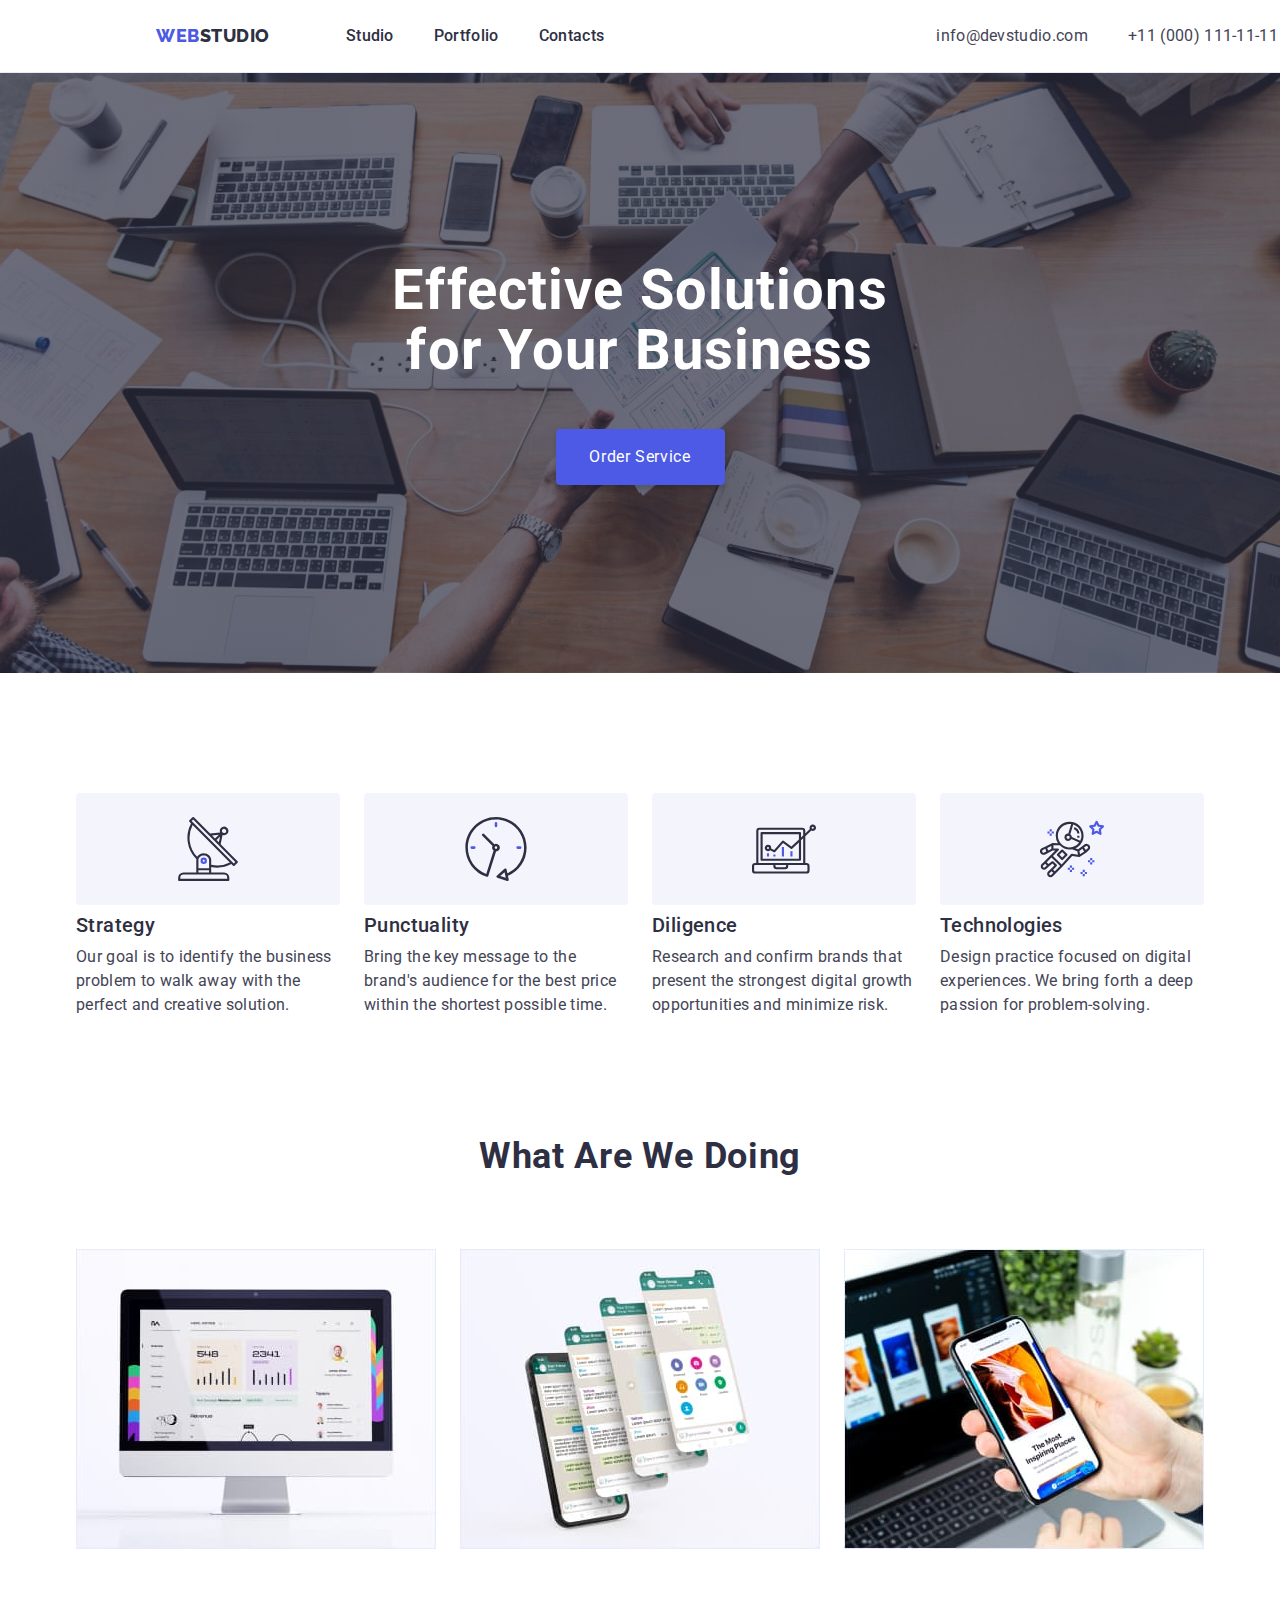
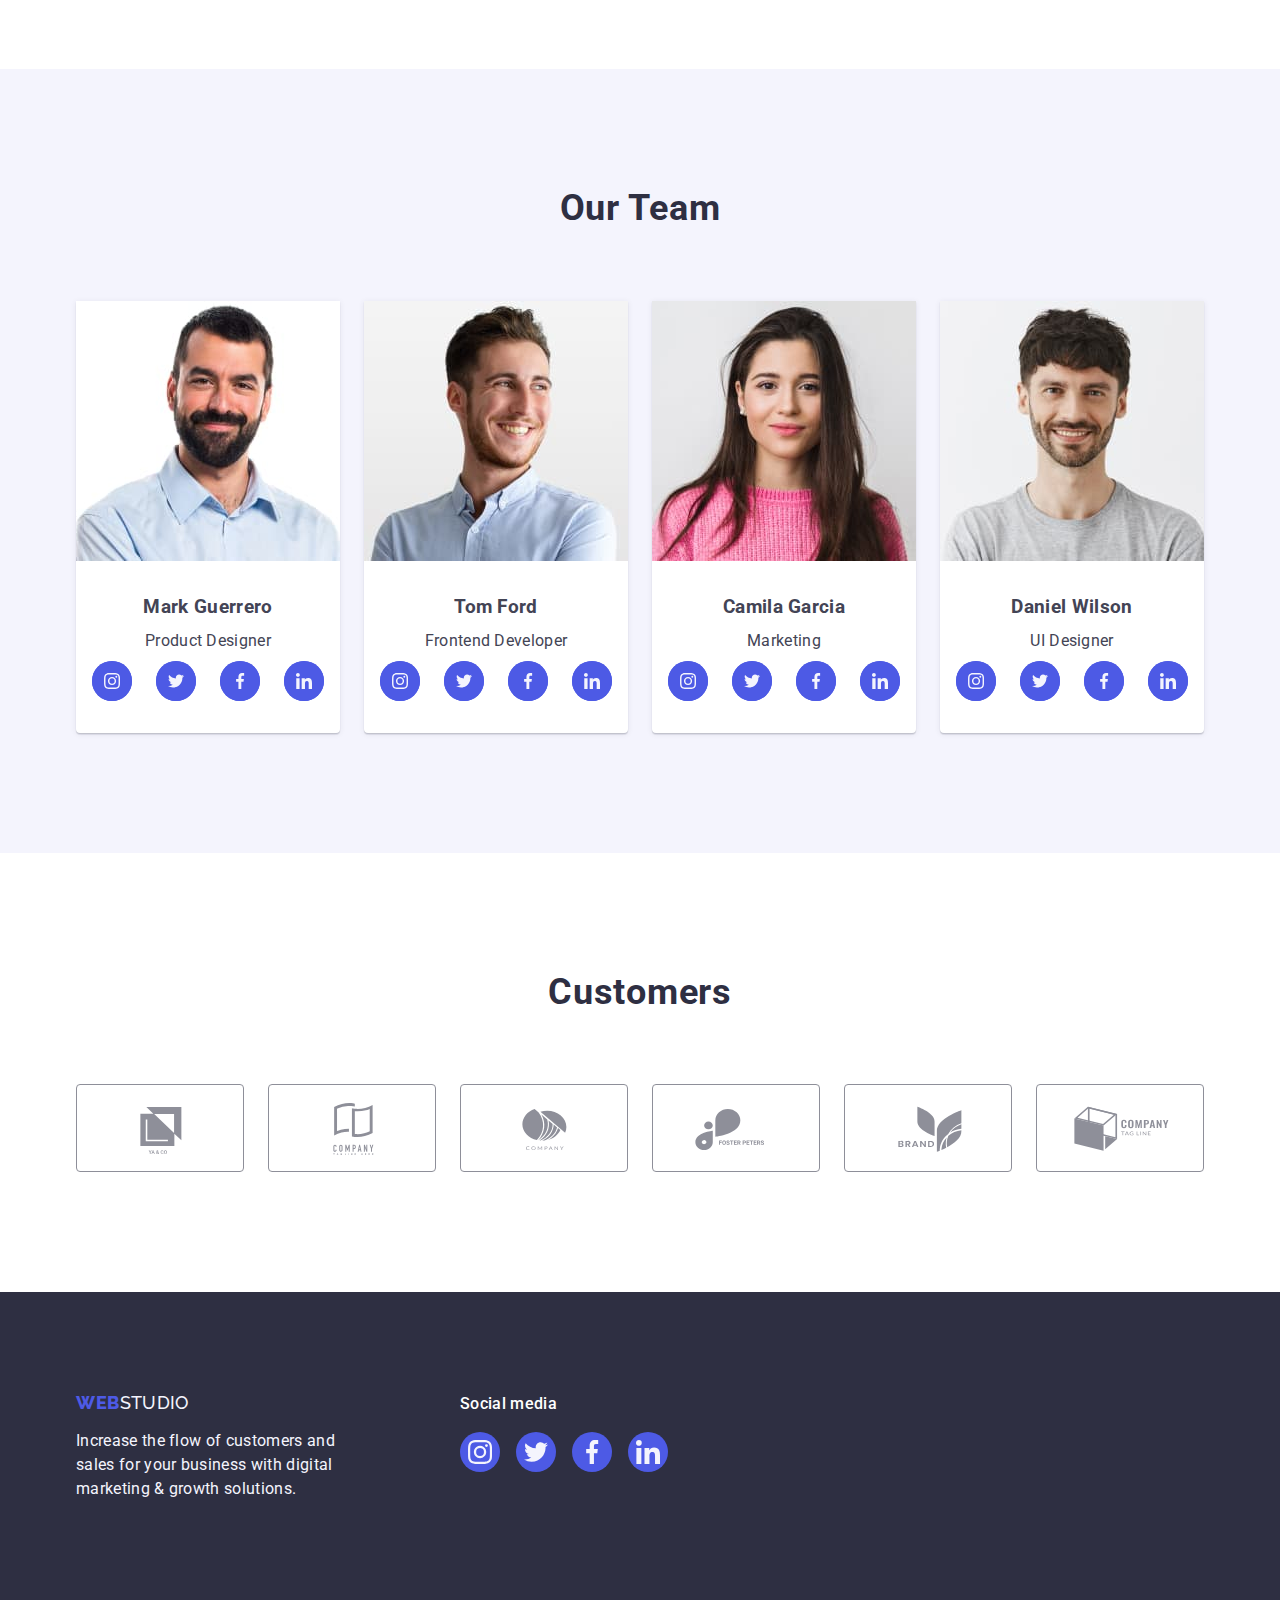
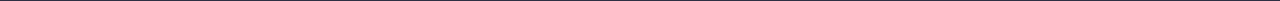
<file: index.html>
<!DOCTYPE html>
<html lang="en">
  <head>
    <meta charset="UTF-8" />
    <meta http-equiv="X-UA-Compatible" content="IE=edge" />
    <meta name="viewport" content="width=device-width, initial-scale=1.0" />
    <title>WebStudio</title>
    <link rel="stylesheet" href="./css/modern-normalize.min.css" />
    <link rel="preconnect" href="https://fonts.googleapis.com" />
    <link rel="preconnect" href="https://fonts.gstatic.com" crossorigin />
    <link
      href="https://fonts.googleapis.com/css2?family=Raleway:wght@800&family=Roboto:wght@400;500;700;900&display=swap"
      rel="stylesheet"
    />
    <link rel="stylesheet" href="./css/styles.css" />
  </head>
  <body>
    <!-- header -->
    <header class="hat center">
      <div class="container hat-box">
        <nav class="hat-nav">
          <a href="./index.html" class="logo link">Web<span class="logo-hed">Studio</span></a>
          <ul class="nav list">
            <li><a class="main-nav link" href="./index.html">Studio</a></li>
            <li><a class="main-nav link" href="./portfolio.html">Portfolio</a></li>
            <li><a class="main-nav link" href="">Contacts</a></li>
          </ul>
        </nav>
        <address class="contact">
          <ul class="contact-list list">
            <li>
              <a class="contact-paragraph link" href="mailto:info@devstudio.com"
                >info@devstudio.com</a
              >
            </li>
            <li>
              <a class="contact-paragraph link" href="tel:+110001111111">+11 (000) 111-11-11</a>
            </li>
          </ul>
        </address>
      </div>
    </header>
    <!-- main -->
    <main>
      <!-- section 1 -->
      <section class="hero center">
        <div class="container">
          <h1 class="hero-header">Effective Solutions for Your Business</h1>
          <button type="button" class="hero-knock">Order Service</button>
        </div>
      </section>
      <!-- section 2 -->
      <section class="section center">
        <div class="container">
          <!-- cкритый заголовок (hidden-только длябот проверки) -->
          <h2 class="shadow" hidden>Features</h2>
          <ul class="alignment-gap list">
            <li class="feature">
              <div class="icons-features-box">
                <svg class="icons-features" width="64" height="64">
                  <use href="./images/icons.svg#antenna"></use>
                </svg>
              </div>
              <h3 class="feature-head">Strategy</h3>
              <p class="feature-text">
                Our goal is to identify the business problem to walk away with the perfect and
                creative solution.
              </p>
            </li>
            <li class="feature">
              <div class="icons-features-box">
                <svg class="icons-features" width="64" height="64">
                  <use href="./images/icons.svg#clock"></use>
                </svg>
              </div>
              <h3 class="feature-head">Punctuality</h3>
              <p class="feature-text">
                Bring the key message to the brand's audience for the best price within the shortest
                possible time.
              </p>
            </li>
            <li class="feature">
              <div class="icons-features-box">
                <svg class="icons-features" width="64" height="64">
                  <use href="./images/icons.svg#diagram"></use>
                </svg>
              </div>
              <h3 class="feature-head">Diligence</h3>
              <p class="feature-text">
                Research and confirm brands that present the strongest digital growth opportunities
                and minimize risk.
              </p>
            </li>
            <li class="feature">
              <div class="icons-features-box">
                <svg class="icons-features" width="64" height="64">
                  <use href="./images/icons.svg#astronaut"></use>
                </svg>
              </div>
              <h3 class="feature-head">Technologies</h3>
              <p class="feature-text">
                Design practice focused on digital experiences. We bring forth a deep passion for
                problem-solving.
              </p>
            </li>
          </ul>
        </div>
      </section>
      <!-- section 3 -->
      <section class="section-bottom center">
        <div class="container">
          <h2 class="demonstration">What are we doing</h2>
          <ul class="alignment-gap list">
            <li class="element-demonstration"
              ><img src="./images/What_are_we_doing/img1.jpg" alt="site on pc" width="360"
            /></li>
            <li class="element-demonstration"
              ><img src="./images/What_are_we_doing/img2.jpg" alt="messengers" width="360"
            /></li>
            <li class="element-demonstration">
              <img
                src="./images/What_are_we_doing/img3.jpg"
                alt="website on smartphone"
                width="360"
              />
            </li>
          </ul>
        </div>
      </section>
      <!-- section 4 -->
      <section class="team section center">
        <div class="container">
          <h2 class="demonstration">Our Team</h2>
          <ul class="alignment-gap list">
            <li class="team-employee">
              <img
                src="./images/Our_Team/MarkGuerrero.jpg"
                alt="employee team"
                width="264"
                height="260"
              />
              <div class="team-employee-text">
                <h3 class="employee-had">Mark Guerrero</h3>
                <p class="employee-text">Product Designer</p>
                <!--  -->
                <ul class="media-ourteam alignment-gap list">
                  <li class="media-element">
                    <a class="team-media-element" href="">
                      <svg class="team-svg" width="16" height="16">
                        <use href="./images/icons.svg#instagram"></use>
                      </svg>
                    </a>
                  </li>
                  <li class="media-element">
                    <a class="team-media-element" href="">
                      <svg class="team-svg" width="16" height="16">
                        <use href="./images/icons.svg#twitter"></use>
                      </svg>
                    </a>
                  </li>
                  <li class="media-element">
                    <a class="team-media-element" href="">
                      <svg class="team-svg" width="16" height="16">
                        <use href="./images/icons.svg#facebook"></use>
                      </svg>
                    </a>
                  </li>
                  <li class="media-element">
                    <a class="team-media-element" href="">
                      <svg class="team-svg" width="16" height="16">
                        <use href="./images/icons.svg#linkedin"></use>
                      </svg>
                    </a>
                  </li>
                </ul>
              </div>
            </li>
            <li class="team-employee">
              <img
                src="./images/Our_Team/TomFord.jpg"
                alt="employee team"
                width="264"
                height="260"
              />
              <div class="team-employee-text">
                <h3 class="employee-had">Tom Ford</h3>
                <p class="employee-text">Frontend Developer</p>
                <!--  -->
                <ul class="media-ourteam alignment-gap list">
                  <li class="media-element">
                    <a class="team-media-element" href="">
                      <svg class="team-svg" width="16" height="16">
                        <use href="./images/icons.svg#instagram"></use>
                      </svg>
                    </a>
                  </li>
                  <li class="media-element">
                    <a class="team-media-element" href="">
                      <svg class="team-svg" width="16" height="16">
                        <use href="./images/icons.svg#twitter"></use>
                      </svg>
                    </a>
                  </li>
                  <li class="media-element">
                    <a class="team-media-element" href="">
                      <svg class="team-svg" width="16" height="16">
                        <use href="./images/icons.svg#facebook"></use>
                      </svg>
                    </a>
                  </li>
                  <li class="media-element">
                    <a class="team-media-element" href="">
                      <svg class="team-svg" width="16" height="16">
                        <use href="./images/icons.svg#linkedin"></use>
                      </svg>
                    </a>
                  </li>
                </ul>
              </div>
            </li>
            <li class="team-employee">
              <img
                src="./images/Our_Team/CamilaGarcia.jpg"
                alt="employee team"
                width="264"
                height="260"
              />
              <div class="team-employee-text">
                <h3 class="employee-had">Camila Garcia</h3>
                <p class="employee-text">Marketing</p>
                <!--  -->
                <ul class="media-ourteam alignment-gap list">
                  <li class="media-element">
                    <a class="team-media-element" href="">
                      <svg class="team-svg" width="16" height="16">
                        <use href="./images/icons.svg#instagram"></use>
                      </svg>
                    </a>
                  </li>
                  <li class="media-element">
                    <a class="team-media-element" href="">
                      <svg class="team-svg" width="16" height="16">
                        <use href="./images/icons.svg#twitter"></use>
                      </svg>
                    </a>
                  </li>
                  <li class="media-element">
                    <a class="team-media-element" href="">
                      <svg class="team-svg" width="16" height="16">
                        <use href="./images/icons.svg#facebook"></use>
                      </svg>
                    </a>
                  </li>
                  <li class="media-element">
                    <a class="team-media-element" href="">
                      <svg class="team-svg" width="16" height="16">
                        <use href="./images/icons.svg#linkedin"></use>
                      </svg>
                    </a>
                  </li>
                </ul>
              </div>
            </li>
            <li class="team-employee">
              <img
                src="./images/Our_Team/DanielWilson.jpg"
                alt="employee team"
                width="264"
                height="260"
              />
              <div class="team-employee-text">
                <h3 class="employee-had">Daniel Wilson</h3>
                <p class="employee-text">UI Designer</p>
                <!--  -->
                <ul class="media-ourteam alignment-gap list">
                  <li class="media-element">
                    <a class="team-media-element" href="">
                      <svg class="team-svg" width="16" height="16">
                        <use href="./images/icons.svg#instagram"></use>
                      </svg>
                    </a>
                  </li>
                  <li class="media-element">
                    <a class="team-media-element" href="">
                      <svg class="team-svg" width="16" height="16">
                        <use href="./images/icons.svg#twitter"></use>
                      </svg>
                    </a>
                  </li>
                  <li class="media-element">
                    <a class="team-media-element" href="">
                      <svg class="team-svg" width="16" height="16">
                        <use href="./images/icons.svg#facebook"></use>
                      </svg>
                    </a>
                  </li>
                  <li class="media-element">
                    <a class="team-media-element" href="">
                      <svg class="team-svg" width="16" height="16">
                        <use href="./images/icons.svg#linkedin"></use>
                      </svg>
                    </a>
                  </li>
                </ul>
              </div>
            </li>
          </ul>
        </div>
      </section>
      <!-- section 5 -->
      <section class="customers section center">
        <div class="container">
          <h2 class="demonstration demonstration-customers">Customers</h2>
          <ul class="customers-list alignment-gap list">
            <li class="customers-list-elemant">
              <a href="" class="link-customers">
                <svg class="icons-customers" width="104" height="56">
                  <use href="./images/icons.svg#ya_s_co"></use>
                </svg>
              </a>
            </li>
            <li class="customers-list-elemant">
              <a href="" class="link-customers">
                <svg class="icons-customers" width="104" height="56">
                  <use href="./images/icons.svg#company_tagline_here"></use>
                </svg>
              </a>
            </li>
            <li class="customers-list-elemant">
              <a href="" class="link-customers">
                <svg class="icons-customers" width="104" height="56">
                  <use href="./images/icons.svg#company"></use>
                </svg>
              </a>
            </li>
            <li class="customers-list-elemant">
              <a href="" class="link-customers">
                <svg class="icons-customers" width="104" height="56">
                  <use href="./images/icons.svg#foster_peters"></use>
                </svg>
              </a>
            </li>
            <li class="customers-list-elemant">
              <a href="" class="link-customers">
                <svg class="icons-customers" width="104" height="56">
                  <use href="./images/icons.svg#brand"></use>
                </svg>
              </a>
            </li>
            <li class="customers-list-elemant">
              <a href="" class="link-customers">
                <svg class="icons-customers" width="104" height="56">
                  <use href="./images/icons.svg#company_tag_line"></use>
                </svg>
              </a>
            </li>
          </ul>
        </div>
      </section>
    </main>
    <!-- footer -->
    <footer class="footer center">
      <div class="footer-box container">
        <div class="footer-logo-box">
          <a href="./index.html" class="logo placing-logo link"
            >Web<span class="logo-foot">Studio</span></a
          >
          <p class="footer-text">
            Increase the flow of customers and sales for your business with digital marketing &
            growth solutions.
          </p>
        </div>
        <div>
          <!--  -->
          <p class="media-text">Social media</p>
          <ul class="social-media-list list">
            <li class="social-media-element">
              <a href="" class="media-element">
                <svg class="media-svg" width="24" height="24">
                  <use href="./images/icons.svg#instagram"></use>
                </svg>
              </a>
            </li>
            <li class="social-media-element">
              <a href="" class="media-element">
                <svg class="media-svg" width="24" height="24">
                  <use href="./images/icons.svg#twitter"></use>
                </svg>
              </a>
            </li>
            <li class="social-media-element">
              <a href="" class="media-element">
                <svg class="media-svg" width="24" height="24">
                  <use href="./images/icons.svg#facebook"></use>
                </svg>
              </a>
            </li>
            <li class="social-media-element">
              <a href="" class="media-element">
                <svg class="media-svg" width="24" height="24">
                  <use href="./images/icons.svg#linkedin"></use>
                </svg>
              </a>
            </li>
          </ul>
        </div>
      </div>
    </footer>
  </body>
</html>
</file>
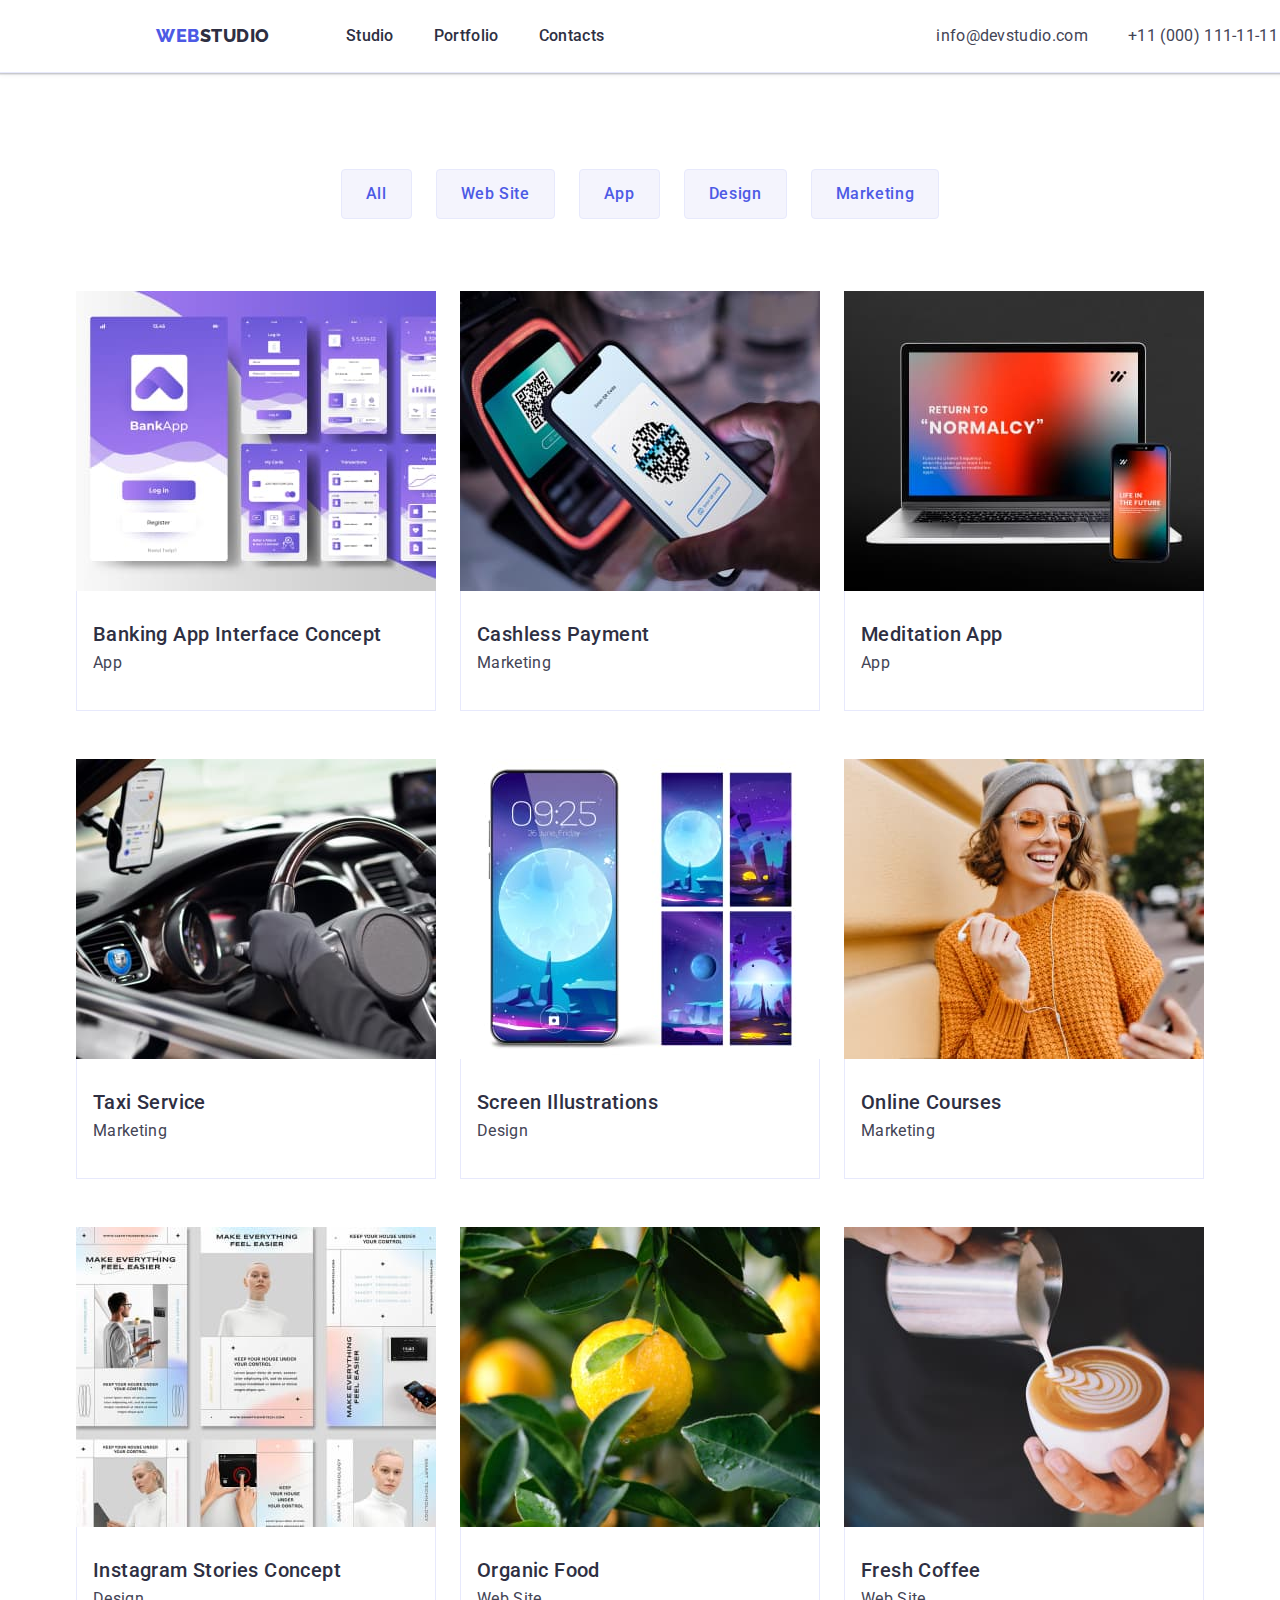
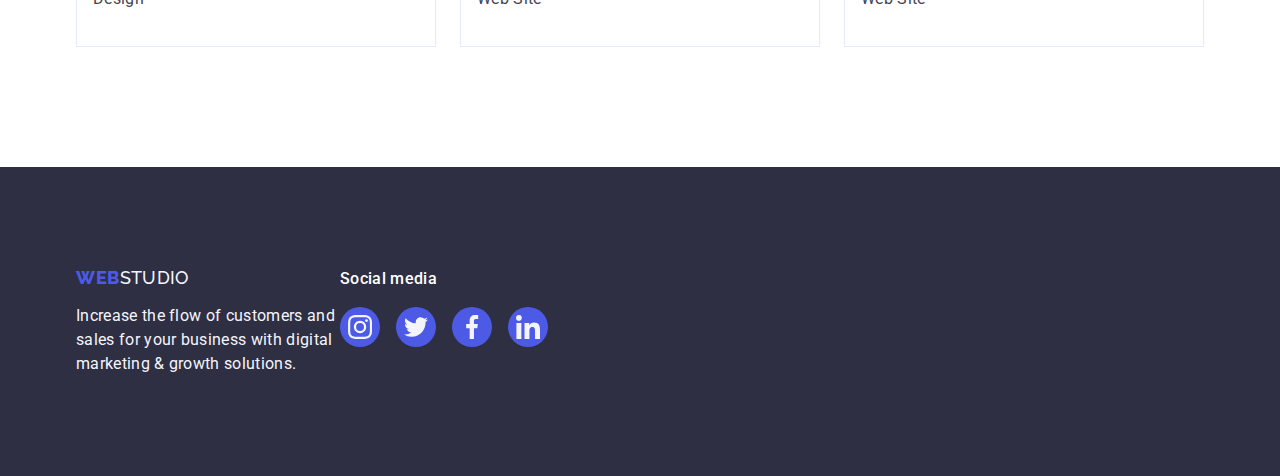
<file: portfolio.html>
<!DOCTYPE html>
<html lang="en">
  <head>
    <meta charset="UTF-8" />
    <meta http-equiv="X-UA-Compatible" content="IE=edge" />
    <meta name="viewport" content="width=device-width, initial-scale=1.0" />
    <title>WebStudio</title>
    <link rel="stylesheet" href="./css/modern-normalize.min.css" />
    <link rel="preconnect" href="https://fonts.googleapis.com" />
    <link rel="preconnect" href="https://fonts.gstatic.com" crossorigin />
    <link
      href="https://fonts.googleapis.com/css2?family=Raleway:wght@800&family=Roboto:wght@400;500;700;900&display=swap"
      rel="stylesheet"
    />
    <link rel="stylesheet" href="./css/styles.css" />
  </head>
  <body>
    <!-- header -->
    <header class="hat center">
      <div class="hat-box container">
        <nav class="hat-nav">
          <a href="./index.html" class="logo link">Web<span class="logo-hed">Studio</span></a>
          <ul class="nav list">
            <li><a class="main-nav link" href="./index.html">Studio</a></li>
            <li><a class="main-nav link" href="./portfolio.html">Portfolio</a></li>
            <li><a class="main-nav link" href="">Contacts</a></li>
          </ul>
        </nav>
        <address class="contact">
          <ul class="contact-list list">
            <li>
              <a class="contact-paragraph link" href="mailto:info@devstudio.com"
                >info@devstudio.com</a
              >
            </li>
            <li>
              <a class="contact-paragraph link" href="tel:+110001111111">+11 (000) 111-11-11</a>
            </li>
          </ul>
        </address>
      </div>
    </header>
    <!-- main -->
    <main>
      <section class="portfolio-main center">
        <div class="container">
          <!-- скрыть -->
          <!-- cкритый заголовок (hidden-только длябот проверки) -->
          <h1 class="shadow" hidden>Portfolio</h1>
          <!-- Фильтор -->
          <ul class="alignment-gap list-port-button list">
            <li>
              <button type="button" class="portfolio-knock">All</button>
            </li>
            <li>
              <button type="button" class="portfolio-knock">Web Site</button>
            </li>
            <li>
              <button type="button" class="portfolio-knock">App</button>
            </li>
            <li>
              <button type="button" class="portfolio-knock">Design</button>
            </li>
            <li>
              <button type="button" class="portfolio-knock">Marketing</button>
            </li>
          </ul>
          <!-- элементы фильтра -->
          <ul class="portfolio-projects list">
            <li class="projects-item">
              <a href="" class="projects-item-link link">
                <img
                  src="./images/Portfolio/img-1.jpg"
                  alt="Banking App Interface Concept"
                  width="360"
                  height="300"
                />
                <div class="box-projects-text">
                  <h2 class="projects-had">Banking App Interface Concept</h2>
                  <p class="projects-text">App</p>
                </div>
              </a>
            </li>
            <li class="projects-item">
              <a href="" class="projects-item-link link">
                <img
                  src="./images/Portfolio/img-2.jpg"
                  alt="Cashless Payment"
                  width="360"
                  height="300"
                />
                <div class="box-projects-text">
                  <h2 class="projects-had">Cashless Payment</h2>
                  <p class="projects-text">Marketing</p>
                </div>
              </a>
            </li>
            <li class="projects-item">
              <a href="" class="projects-item-link link">
                <img
                  src="./images/Portfolio/img-3.jpg"
                  alt="Meditation App"
                  width="360"
                  height="300"
                />
                <div class="box-projects-text">
                  <h2 class="projects-had">Meditation App</h2>
                  <p class="projects-text">App</p>
                </div>
              </a>
            </li>
            <li class="projects-item">
              <a href="" class="projects-item-link link">
                <img
                  src="./images/Portfolio/img-4.jpg"
                  alt="Taxi Service"
                  width="360"
                  height="300"
                />
                <div class="box-projects-text">
                  <h2 class="projects-had">Taxi Service</h2>
                  <p class="projects-text">Marketing</p>
                </div>
              </a>
            </li>
            <li class="projects-item">
              <a href="" class="projects-item-link link">
                <img
                  src="./images/Portfolio/img-5_1.jpg"
                  alt="Screen Illustrations"
                  width="360"
                  height="300"
                />
                <div class="box-projects-text">
                  <h2 class="projects-had">Screen Illustrations</h2>
                  <p class="projects-text">Design</p>
                </div>
              </a>
            </li>
            <li class="projects-item">
              <a href="" class="projects-item-link link">
                <img
                  src="./images/Portfolio/img-6.jpg"
                  alt="Online Courses"
                  width="360"
                  height="300"
                />
                <div class="box-projects-text">
                  <h2 class="projects-had">Online Courses</h2>
                  <p class="projects-text">Marketing</p>
                </div>
              </a>
            </li>
            <li class="projects-item">
              <a href="" class="projects-item-link link">
                <img
                  src="./images/Portfolio/img-7_1.jpg"
                  alt="Instagram Stories Concept"
                  width="360"
                  height="300"
                />
                <div class="box-projects-text">
                  <h2 class="projects-had">Instagram Stories Concept</h2>
                  <p class="projects-text">Design</p>
                </div>
              </a>
            </li>
            <li class="projects-item">
              <a href="" class="projects-item-link link">
                <img
                  src="./images/Portfolio/img-8_1.jpg"
                  alt="Organic Food"
                  width="360"
                  height="300"
                />
                <div class="box-projects-text">
                  <h2 class="projects-had">Organic Food</h2>
                  <p class="projects-text">Web Site</p>
                </div>
              </a>
            </li>
            <li class="projects-item">
              <a href="" class="projects-item-link link">
                <img
                  src="./images/Portfolio/img-9.jpg"
                  alt="Fresh Coffee"
                  width="360"
                  height="300"
                />
                <div class="box-projects-text">
                  <h2 class="projects-had">Fresh Coffee</h2>
                  <p class="projects-text">Web Site</p>
                </div>
              </a>
            </li>
          </ul>
        </div>
      </section>
    </main>
    <!-- footer -->
    <footer class="footer center">
      <div class="footer-box container">
        <div>
          <a href="./index.html" class="logo placing-logo link"
            >Web<span class="logo-foot">Studio</span></a
          >
          <p class="footer-text">
            Increase the flow of customers and sales for your business with digital marketing &
            growth solutions.
          </p>
        </div>
        <div>
          <!--  -->
          <p class="media-text">Social media</p>
          <ul class="social-media-list list">
            <li>
              <a href="" class="media-element">
                <svg class="media-svg" width="24">
                  <use href="./images/icons.svg#instagram"></use>
                </svg>
              </a>
            </li>
            <li>
              <a href="" class="media-element">
                <svg class="media-svg" width="24">
                  <use href="./images/icons.svg#twitter"></use>
                </svg>
              </a>
            </li>
            <li>
              <a href="" class="media-element">
                <svg class="media-svg" width="24">
                  <use href="./images/icons.svg#facebook"></use>
                </svg>
              </a>
            </li>
            <li>
              <a href="" class="media-element">
                <svg class="media-svg" width="24">
                  <use href="./images/icons.svg#linkedin"></use>
                </svg>
              </a>
            </li>
          </ul>
        </div>
      </div>
    </footer>
  </body>
</html>
</file>
<file: css/styles.css>
.list {
  list-style: none;
}

.link {
  text-decoration: none;
}

h1,
h2,
h3,
p {
  margin-top: 0;
  margin-bottom: 0;
}

ul,
ol {
  padding-left: 0;
  margin-top: 0;
  margin-bottom: 0;
}

img {
  display: block;
}

button {
  cursor: pointer;
}

/* ======================== */
/* допоміжний клас, для центрування і обмеження контенту по ширині */
/* ======================== */
.center {
  margin-right: auto;
  margin-left: auto;
}

.section {
  padding-top: 120px;
  padding-bottom: 120px;
}

.container {
  width: 1158px;
  margin: 0 auto;
  padding: 0 15px;
}

.alignment-gap {
  display: flex;
  gap: 24px;
}

:root {
  --iris-primary-brand: #4d5ae5;
  --ocean-pressed-state: #404bbf;
  --navy-blue-dark: #2e2f42;
  --green-success-100: #31d0aa;
  --green-success-75: rgba(49, 208, 170, 0.75);
  --green-success-50: rgba(49, 208, 170, 0.5);
  --green-success-1: rgba(49, 208, 170, 0.1);
  --slate-text: #434455;
  --light-slait-subtle-text: #8e8f99;
  --cornflower-accent: #e7e9fc;
  --cloud-light: #f4f4fd;
  --navy-blue-modal-overlay: rgba(46, 47, 66, 0.4);
  --grey-hero-background: rgba(46, 47, 66, 0.7);
  --white-background: #ffffff;
  --dairy-modal-background: #fcfcfc;
}

/* ======================== */
/* -- клас для скрытия -- */
/* ======================== */

.shadow {
  position: absolute;
  white-space: nowrap;
  width: 1px;
  height: 1px;
  overflow: hidden;
  border: 0;
  padding: 0;
  clip: rect(0 0 0 0);
  clip-path: inset(50%);
  margin: -1px;
}

/* ======================== */
/* ------ index.html -------*/
/* ======================== */

body {
  font-family: 'Roboto', sans-serif;
  font-weight: 400;
  font-size: 16px;
  line-height: 1.5;
  letter-spacing: 0.02em;
  margin: 0;
  color: var(--slate-text);
  background-color: var(--white-background);
}
/* !!! */
.hat {
  min-width: 1440px;
  border-bottom: 1px solid var(--cornflower-accent);
  box-shadow: 0px 2px 1px rgba(46, 47, 66, 0.08), 0px 1px 1px rgba(46, 47, 66, 0.16),
    0px 1px 6px rgba(46, 47, 66, 0.08);
}

.hat-box {
  height: 72px;
  display: flex;
}

.hat-nav {
  display: flex;
  align-items: center;
}

.logo {
  font-family: 'Raleway', sans-serif;
  font-weight: 800;
  font-size: 18px;
  line-height: 1.17;
  letter-spacing: 0.03em;
  text-transform: uppercase;
  color: var(--iris-primary-brand);
  margin-right: 76px;
}

.logo-hed {
  color: var(--navy-blue-dark);
}

.nav {
  display: flex;
  padding: 0px;
  gap: 40px;
}

.main-nav {
  padding-top: 24px;
  padding-bottom: 24px;
  font-weight: 500;
  font-size: 16px;
  line-height: 1.5;
  letter-spacing: 0.02em;
  color: var(--navy-blue-dark);
}

.main-nav:hover,
.main-nav:focus {
  color: var(--ocean-pressed-state);
}

.contact {
  margin-left: 332px;
  font-style: normal;
}

.contact-list {
  display: flex;
  gap: 40px;
}

.contact-paragraph {
  display: flex;
  padding: 24px 0;
  font-size: 16px;
  line-height: 1.5;
  letter-spacing: 0.02em;
  color: var(--slate-text);
}

.contact-paragraph:hover,
.contact-paragraph:focus {
  color: var(--ocean-pressed-state);
}

/* ======================== */
/* --------- main --------- */
/* ======================== */

/* ----- section 1 ----- */
.hero {
  max-width: 1440px;
  background-color: var(--navy-blue-dark);
  padding: 188px 0;
  align-items: center;
  background-image: linear-gradient(rgba(46, 47, 66, 0.7), rgba(46, 47, 66, 0.7)),
    url(../images/icons_folder/people-office.jpg);
  background-repeat: no-repeat;
  background-position: center;
  background-size: cover;
}

.hero-header {
  max-width: 496px;
  font-size: 56px;
  line-height: 1.07;
  text-align: center;
  letter-spacing: 0.02em;
  color: var(--white-background);
  margin-left: auto;
  margin-right: auto;
  margin-bottom: 48px;
}

.hero-knock {
  font-size: 16px;
  line-height: 1.5;
  letter-spacing: 0.04em;
  color: var(--white-background);
  min-width: 169px;
  height: 56px;
  border: none;
  background-color: var(--iris-primary-brand);
  box-shadow: 0px 4px 4px rgba(0, 0, 0, 0.15);
  border-radius: 4px;
  display: block;
  align-items: center;
  justify-content: center;
  margin-left: auto;
  margin-right: auto;
}

.hero-knock:hover,
.hero-knock:focus {
  background-color: var(--ocean-pressed-state);
}

/* ----- section 2 ----- */

/* .team-employee-head - (h3 из сектора 4) */
.feature-head,
.team-employee-head {
  font-weight: 500;
  font-size: 20px;
  line-height: 1.2;
  letter-spacing: 0.02em;
  color: var(--navy-blue-dark);
}

.feature {
  width: calc((100% - 72px) / 4);
}

.icons-features-box {
  width: 264px;
  height: 112px;
  display: flex;
  align-items: center;
  justify-content: center;
  background-color: var(--cloud-light);
  border-radius: 4px;
  margin-bottom: 8px;
}

/* 0 */
.icons-features {
  display: flex;
  margin-right: auto;
  margin-left: auto;
}

.feature-head {
  margin-bottom: 8px;
}

.feature-text {
  color: var(--slate-text);
}

/* ----- section 3 ----- */
.section-bottom {
  padding-bottom: 120px;
}

.demonstration {
  font-size: 36px;
  line-height: 1.11;
  text-align: center;
  letter-spacing: 0.02em;
  text-transform: capitalize;
  color: var(--navy-blue-dark);
  margin-bottom: 72px;
}

.element-demonstration {
  width: calc((100% - 48px) / 3);
}

/* ----- section 4 ----- */
.team {
  max-width: 1440px;
  background-color: var(--cloud-light);
}

.team-employee {
  width: 264px;
  background-color: var(--white-background);
  box-shadow: 0px 1px 6px rgba(46, 47, 66, 0.08), 0px 1px 1px rgba(46, 47, 66, 0.16),
    0px 2px 1px rgba(46, 47, 66, 0.08);
  border-radius: 0px 0px 4px 4px;
}

.team-employee-text {
  display: flex;
  flex-direction: column;
  align-items: center;
  padding: 32px 0;
}

.employee-had {
  text-align: center;
  margin-bottom: 8px;
}

.employee-text {
  text-align: center;
  margin-bottom: 8px;
}

.media-ourteam {
  justify-content: center;
}

.team-media-element {
  width: 40px;
  height: 40px;
  border-radius: 50%;
  background-color: var(--iris-primary-brand);
  display: flex;
  justify-content: center;
  align-items: center;
}

.team-media-element:hover,
.team-media-element:focus {
  background-color: var(--ocean-pressed-state);
}

.team-svg {
  height: 16px;
  fill: var(--cloud-light);
}
/* ----- section 5 ----- */
.customers {
}

.demonstration-customers {
  line-height: 1.1;
}
.customers-list {
  justify-content: center;
}

.customers-list-elemant {
}

/* a */
.link-customers {
  width: 168px;
  height: 88px;
  display: flex;
  justify-content: center;
  align-items: center;
  border: 1px solid var(--light-slait-subtle-text);
  border-radius: 4px;
  color: var(--light-slait-subtle-text);
  fill: var(--light-slait-subtle-text);
}

/* svg */
.icons-customers {
  height: 56px;
}

.link-customers:hover,
.link-customers:focus {
  color: var(--ocean-pressed-state);
  fill: var(--ocean-pressed-state);
  border-color: var(--ocean-pressed-state);
}

/* ======================== */
/* -------- footer -------- */
/* ======================== */
.jh {
}
.footer {
  max-width: 1440px;
  background-color: var(--navy-blue-dark);
}

.footer-box {
  display: flex;
  align-items: baseline;
  padding-top: 100px;
  padding-bottom: 100px;
  margin-right: auto;
  margin-left: auto;
}

.footer-logo-box {
  margin-right: 120px;
}

.logo-foot {
  font-style: normal;
  font-weight: 500;
  letter-spacing: 0.02em;
  color: var(--cloud-light);
}

.placing-logo {
  display: inline-block;
  margin-bottom: 16px;
}

.footer-text {
  width: 264px;
  color: var(--cloud-light);
}
/*  */
.media-text {
  font-weight: 500;
  color: var(--white-background);
  margin-bottom: 16px;
}

.social-media-list {
  display: flex;
  gap: 16px;
}

.media-element {
  width: 40px;
  height: 40px;
  border-radius: 50%;
  background-color: var(--iris-primary-brand);
  display: flex;
  justify-content: center;
  align-items: center;
}

.media-svg {
  width: 24px;
  height: 24px;
  fill: var(--cloud-light);
}

.media-element:hover,
.media-element:focus {
  background-color: var(--green-success-100);
}
/* ======================== */
/* ------- portfolio ------ */
/* ======================== */

/* ======================== */
/* -------- button -------- */
/* ======================== */

.portfolio-main {
  padding-top: 96px;
  padding-bottom: 120px;
}

.list-port-button {
  display: flex;
  justify-content: center;
  gap: 24px;
  margin-bottom: 72px;
}

.portfolio-knock {
  font-family: 'Roboto', sans-serif;
  font-weight: 500;
  font-size: 16px;
  line-height: 1.5;
  letter-spacing: 0.04em;
  color: var(--iris-primary-brand);
  background-color: var(--cloud-light);
  text-align: center;
  padding: 12px 24px;
  border: 1px solid var(--cornflower-accent);
  border-radius: 4px;
}

.portfolio-knock:hover,
.portfolio-knock:focus {
  color: var(--white-background);
  background-color: var(--ocean-pressed-state);
  border: 1px solid transparent;
  box-shadow: 0px 3px 1px rgba(0, 0, 0, 0.1), 0px 2px 1px rgba(0, 0, 0, 0.08),
    0px 2px 2px rgba(0, 0, 0, 0.12);
  box-shadow: зі значенням 0px 3px 1px rgba(0, 0, 0, 0.1), 0px 2px 1px rgba(0, 0, 0, 0.08),
    0px 2px 2px rgba(0, 0, 0, 0.12);
}

/* ======================== */
/* --- элементы фильтра --- */
/* ======================== */
.portfolio-projects {
  display: flex;
  flex-wrap: wrap;
  column-gap: 24px;
  row-gap: 48px;
}

.projects-item {
  box-sizing: content-box;
  display: inline-block;
  width: 360px;
  height: 420px;
}

.projects-item-link {
  display: block;
}

.projects-item-link:hover,
.projects-item-link:focus {
  box-shadow: 0px 1px 6px rgba(46, 47, 66, 0.08), 0px 1px 1px rgba(46, 47, 66, 0.16),
    0px 2px 1px rgba(46, 47, 66, 0.08);
}

.box-projects-text {
  width: 360px;
  height: 120px;
  display: flex;
  flex-direction: column;
  padding: 32px 16px;
  border: 1px solid #e7e9fc;
  border-top: none;
  justify-content: center;
}

.projects-had {
  font-weight: 500;
  font-size: 20px;
  line-height: 0.83;
  letter-spacing: 0.02em;
  color: var(--navy-blue-dark);
  margin-bottom: 8px;
}

.projects-text {
  font-size: 16px;
  line-height: 1.5;
  letter-spacing: 0.02em;
  color: var(--slate-text);
}
</file>
